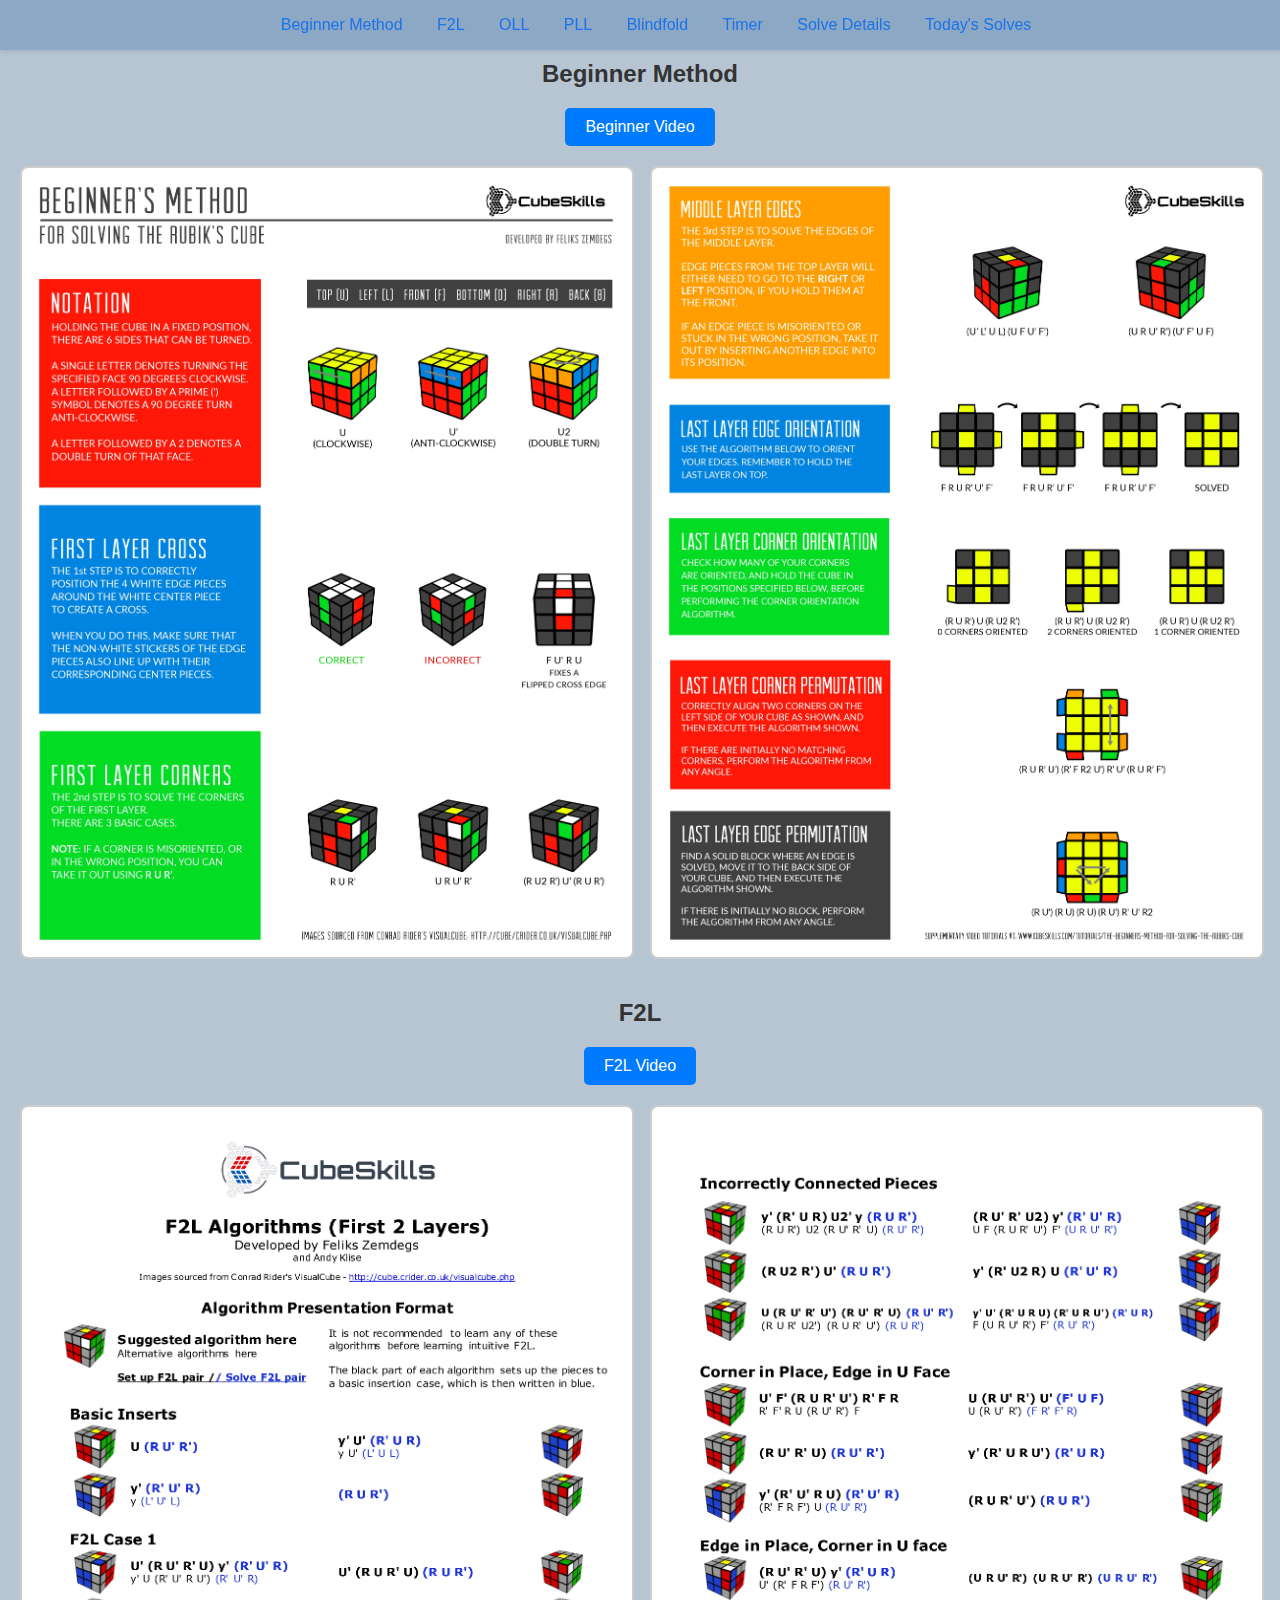
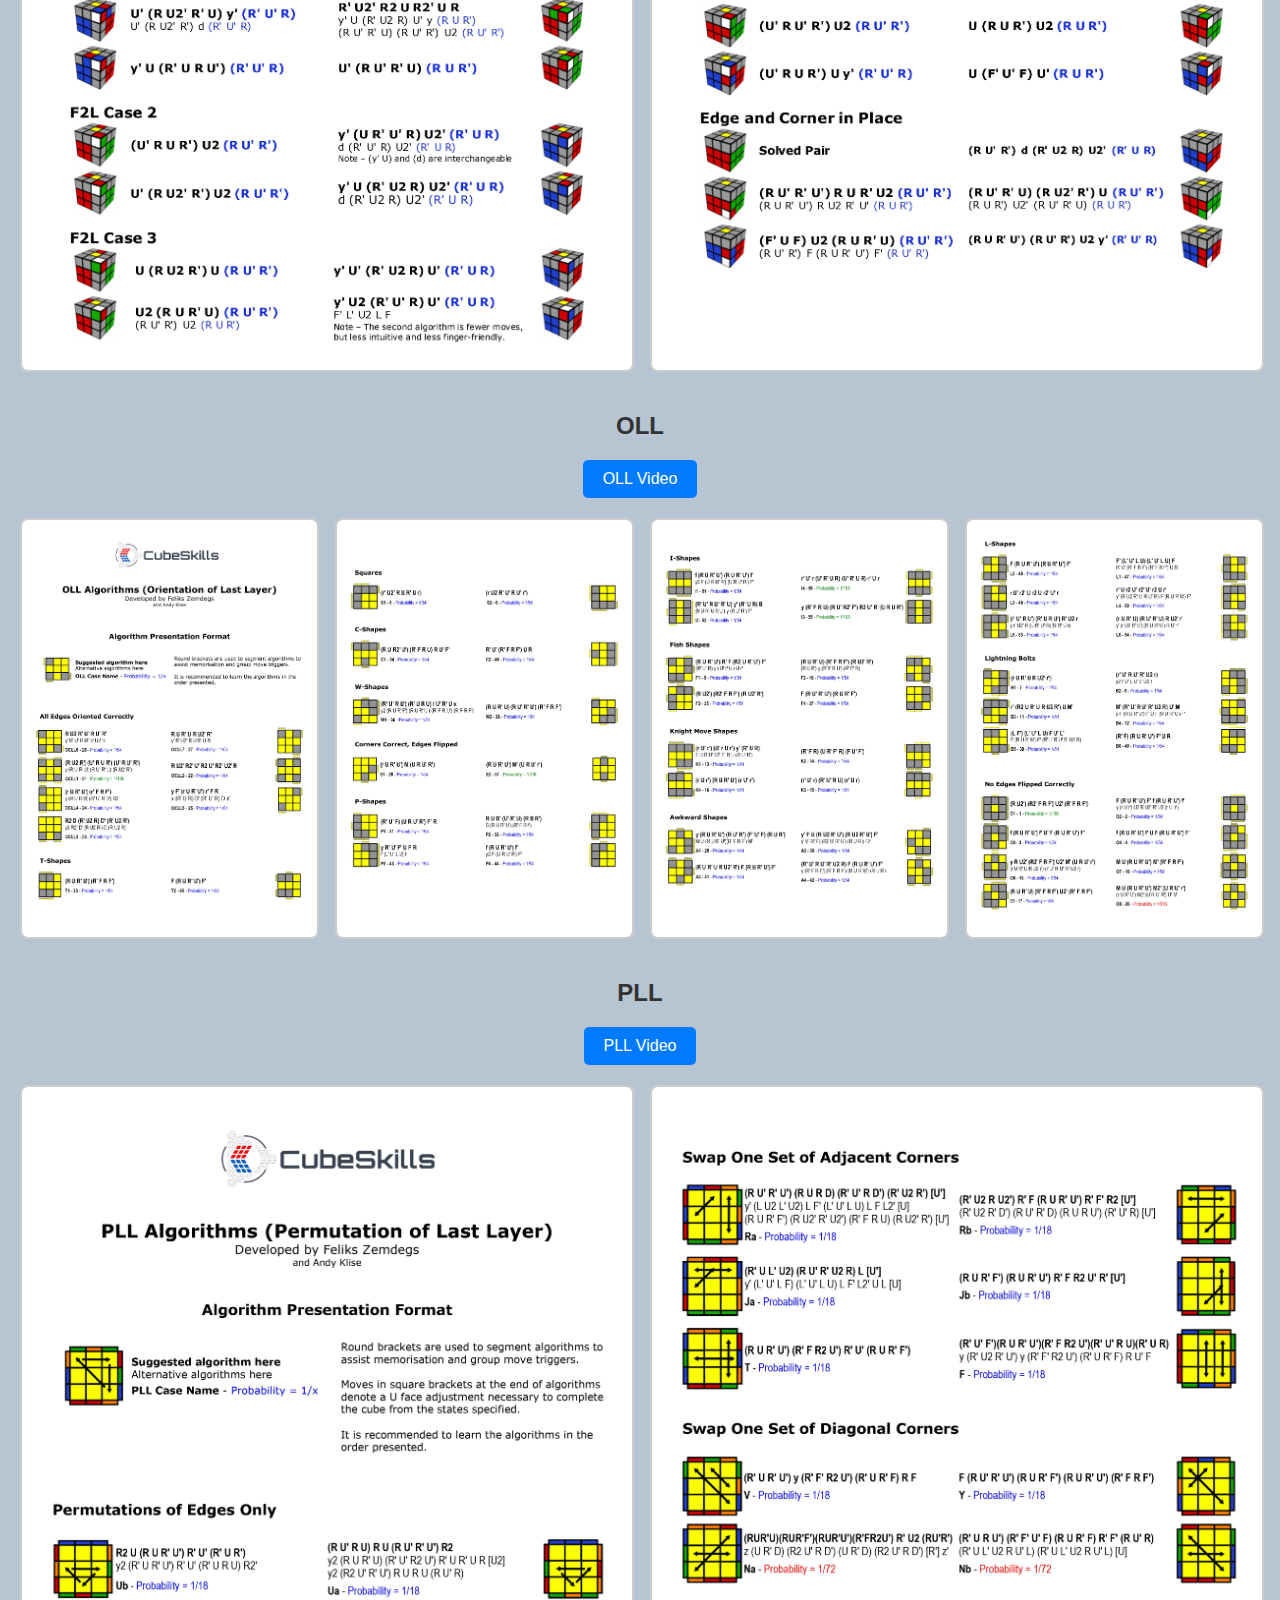
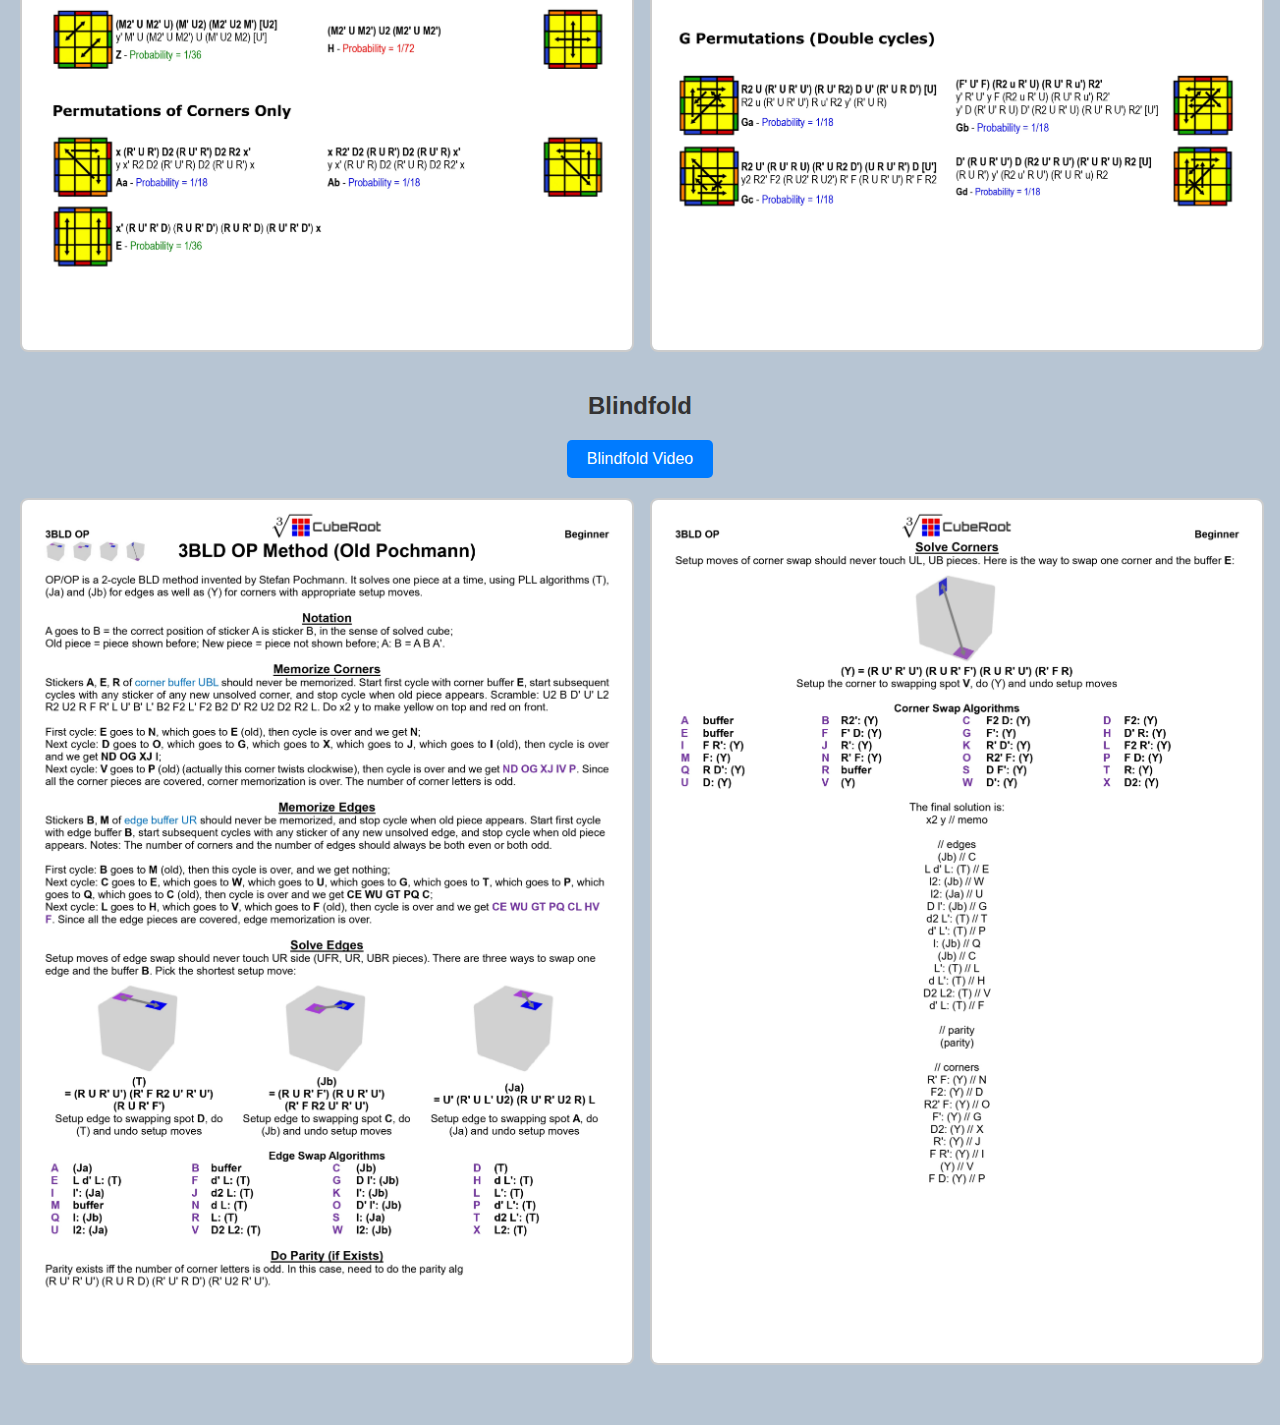
<file: src/main/resources/static/resources.html>
<!--import React from 'react';-->
<!--import { Card, CardHeader, CardContent } from '@/components/ui/card';-->

<!--const ResourcesGrid = () => {-->
<!--const resources = [-->
<!--{-->
<!--title: "Beginner's Method",-->
<!--image: "/api/placeholder/300/300",-->
<!--description: "Learn the basic method for solving the cube"-->
<!--},-->
<!--{-->
<!--title: "Advanced F2L",-->
<!--image: "/api/placeholder/300/300",-->
<!--description: "First two layers optimization techniques"-->
<!--},-->
<!--{-->
<!--title: "OLL Algorithms",-->
<!--image: "/api/placeholder/300/300",-->
<!--description: "Orientation of last layer algorithms"-->
<!--},-->
<!--{-->
<!--title: "PLL Algorithms",-->
<!--image: "/api/placeholder/300/300",-->
<!--description: "Permutation of last layer algorithms"-->
<!--}-->
<!--];-->

<!--return (-->
<!--<div className="p-6">-->
<!--    <h1 className="text-3xl font-bold mb-6">Cubing Resources</h1>-->
<!--    <div className="grid grid-cols-1 md:grid-cols-2 lg:grid-cols-3 gap-6">-->
<!--        {resources.map((resource, index) => (-->
<!--        <Card key={index} className="hover:shadow-lg transition-shadow">-->
<!--            <CardHeader className="p-0">-->
<!--                <img-->
<!--                        src={resource.image}-->
<!--                        alt={resource.title}-->
<!--                        className="w-full aspect-square object-cover rounded-t-lg"-->
<!--                />-->
<!--            </CardHeader>-->
<!--            <CardContent className="p-4">-->
<!--                <h2 className="text-xl font-semibold mb-2">{resource.title}</h2>-->
<!--                <p className="text-gray-600">{resource.description}</p>-->
<!--            </CardContent>-->
<!--        </Card>-->
<!--        ))}-->
<!--    </div>-->
<!--</div>-->
<!--);-->
<!--};-->
<!--<!DOCTYPE html>-->
<!--<html lang="en">-->
<!--<head>-->
<!--    <meta charset="UTF-8">-->
<!--    <meta name="viewport" content="width=device-width, initial-scale=1.0">-->
<!--    <title>Resources - SpeedCubeStats</title>-->
<!--    <link rel="stylesheet" href="https://cdnjs.cloudflare.com/ajax/libs/font-awesome/6.0.0/css/all.min.css">-->
<!--    <style>-->
<!--        /* Include your existing styles */-->
<!--        .resources-grid {-->
<!--            display: grid;-->
<!--            grid-template-columns: repeat(auto-fit, minmax(300px, 1fr));-->
<!--            gap: 2rem;-->
<!--            padding: 2rem;-->
<!--        }-->

<!--        .resource-card {-->
<!--            background: var(&#45;&#45;card-background);-->
<!--            border-radius: 15px;-->
<!--            overflow: hidden;-->
<!--            box-shadow: 0 4px 6px var(&#45;&#45;shadow-color);-->
<!--            transition: transform 0.3s;-->
<!--        }-->

<!--        .resource-card:hover {-->
<!--            transform: translateY(-5px);-->
<!--        }-->

<!--        .resource-image {-->
<!--            width: 100%;-->
<!--            aspect-ratio: 1;-->
<!--            object-fit: cover;-->
<!--        }-->

<!--        .resource-content {-->
<!--            padding: 1.5rem;-->
<!--        }-->

<!--        .resource-title {-->
<!--            font-size: 1.5rem;-->
<!--            color: var(&#45;&#45;primary-color);-->
<!--            margin-bottom: 0.5rem;-->
<!--        }-->

<!--        .resource-description {-->
<!--            color: var(&#45;&#45;text-color);-->
<!--            line-height: 1.5;-->
<!--        }-->
<!--    </style>-->
<!--</head>-->
<!--<body>-->
<!--<nav class="navigation">-->
<!--    <a href="index.html"><i class="fas fa-clock"></i> Timer</a>-->
<!--    <a href="solve-details.html"><i class="fas fa-search"></i> Solve Details</a>-->
<!--    <a href="today-solves.html"><i class="fas fa-calendar-day"></i> Today's Solves</a>-->
<!--    <a href="resources.html"><i class="fas fa-book"></i> Resources</a>-->
<!--</nav>-->

<!--<div class="main-container">-->
<!--    <h1 class="page-title">Cubing Resources</h1>-->

<!--    <div class="resources-grid">-->
<!--        &lt;!&ndash; Resource cards &ndash;&gt;-->
<!--    </div>-->
<!--</div>-->

<!--<script>-->
<!--    // Add resources dynamically-->
<!--    const resources = [-->
<!--        {-->
<!--            title: "Beginner's Method",-->
<!--            image: "img.png",-->
<!--            description: "Learn the basic method for solving the Rubik's cube step by step."-->
<!--        },-->
<!--        {-->
<!--            title: "Advanced F2L",-->
<!--            image: "img_1.png",-->
<!--            description: "Master advanced First Two Layers techniques and algorithms."-->
<!--        },-->
<!--        {-->
<!--            title: "OLL Algorithms",-->
<!--            image: "/api/placeholder/300/300",-->
<!--            description: "Complete guide to Orientation of Last Layer algorithms."-->
<!--        },-->
<!--        {-->
<!--            title: "PLL Algorithms",-->
<!--            image: "/api/placeholder/300/300",-->
<!--            description: "Learn all Permutation of Last Layer algorithms."-->
<!--        }-->
<!--    ];-->

<!--    const resourcesGrid = document.querySelector('.resources-grid');-->
<!--    resourcesGrid.innerHTML = resources.map(resource => `-->
<!--            <div class="resource-card">-->
<!--                <img src="${resource.image}" alt="${resource.title}" class="resource-image">-->
<!--                <div class="resource-content">-->
<!--                    <h2 class="resource-title">${resource.title}</h2>-->
<!--                    <p class="resource-description">${resource.description}</p>-->
<!--                </div>-->
<!--            </div>-->
<!--        `).join('');-->
<!--</script>-->
<!--</body>-->
<!--</html>-->

<!--export default ResourcesGrid;-->

<!DOCTYPE html>
<html lang="en">
<head>
    <meta charset="UTF-8">
    <meta name="viewport" content="width=device-width, initial-scale=1.0">
    <title>Cube Solving Methods</title>
    <style>
        body {
            font-family: Arial, sans-serif;
            margin: 0;
            padding: 0;
            background-color: #b7c5d3;
        }
        .navigation {
            background: #8da8c5;
            padding: 1rem;
            box-shadow: 0 2px 4px rgba(0,0,0,0.1);
            position: fixed;
            width: 100%;
            top: 0;
            z-index: 1000;
            text-align: center;
        }

        .navigation a {
            margin: 0 15px;
            text-decoration: none;
            color: #1a73e8;
            font-weight: 500;
            transition: color 0.3s;
        }

        .navigation a:hover {
            color: #174ea6;
        }

        /*nav {*/
        /*    background-color: #333;*/
        /*    color: white;*/
        /*    padding: 10px;*/
        /*    position: sticky;*/
        /*    top: 0;*/
        /*    z-index: 1000;*/
        /*    display: flex;*/
        /*    justify-content: space-between;*/
        /*    align-items: center;*/
        /*}*/

        /*nav a {*/
        /*    color: white;*/
        /*    text-decoration: none;*/
        /*    margin: 0 10px;*/
        /*    padding: 5px 10px;*/
        /*}*/
        /*.navigation a {*/
        /*    margin: 0 15px;*/
        /*    text-decoration: none;*/
        /*    color: var(--primary-color);*/
        /*    font-weight: 500;*/
        /*    transition: color 0.3s;*/
        /*}*/

        /*.navigation a:hover {*/
        /*    color: var(--hover-color);*/
        /*}*/
        /*.navigation a:hover {*/
        /*    color: var(--hover-color);*/
        /*}*/

        /*nav a:hover {*/
        /*    background-color: #575757;*/
        /*    border-radius: 5px;*/
        /*}*/

        .container {
            padding: 20px;
        }

        .section {
            margin: 40px 0;
        }

        .section h2 {
            text-align: center;
            color: #333;
            margin-bottom: 20px;
        }

        .images {
            display: grid;
            grid-template-columns: repeat(auto-fit, minmax(200px, 1fr));
            gap: 20px;
        }

        .images img {
            width: 100%;
            height: auto;
            border: 2px solid #ccc;
            border-radius: 8px;
            cursor: pointer;
        }

        .images img:hover {
            border-color: #555;
        }

        .video-links {
            display: flex;
            justify-content: center;
            gap: 20px;
            margin-bottom: 20px;
        }

        .video-links a {
            text-decoration: none;
            color: white;
            background-color: #007BFF;
            padding: 10px 20px;
            border-radius: 5px;
            transition: background-color 0.3s;
        }

        .video-links a:hover {
            background-color: #0056b3;
        }
    </style>
</head>
<body>
<nav class="navigation">
    <div>
        <a href="#beginner">Beginner Method</a>
        <a href="#f2l">F2L</a>
        <a href="#oll">OLL</a>
        <a href="#pll">PLL</a>
        <a href="#blindfold">Blindfold</a>
        <a href="index.html"><i class="fas fa-clock"></i> Timer</a>
        <a href="solve-details.html"><i class="fas fa-search"></i> Solve Details</a>
        <a href="today-solves.html"><i class="fas fa-calendar-day"></i> Today's Solves</a>
    </div>
</nav>

<div class="container">
    <!-- Beginner Method Section -->
    <div id="beginner" class="section">
        <h2>Beginner Method</h2>
        <div class="video-links">
            <a href="https://youtu.be/7Ron6MN45LY?si=8KDkTE3vYiG5slDP" target="_blank">Beginner Video</a>
        </div>
        <div class="images">
            <img src="images/b1.jpg" alt="Beginner Method" onclick="openImage('images/b1.jpg')">
            <img src="images/b2.jpg" alt="Beginner Method" onclick="openImage('images/b2.jpg')">
        </div>
    </div>

    <!-- F2L Section -->
    <div id="f2l" class="section">
        <h2>F2L</h2>
        <div class="video-links">
            <a href="https://youtu.be/Ar_Zit1VLG0?si=s-xzgr_Bu-daWC5O" target="_blank">F2L Video</a>
        </div>
        <div class="images">
            <img src="images/f1.jpg" alt="F2L" onclick="openImage('images/f1.jpg')">
            <img src="images/f2.jpg" alt="F2L" onclick="openImage('images/f2.jpg')">
        </div>
    </div>

    <!-- OLL Section -->
    <div id="oll" class="section">
        <h2>OLL</h2>
        <div class="video-links">
            <a href="https://youtu.be/vU6HsK3hvQs?si=pdT2EcEeolop54fG" target="_blank">OLL Video</a>
        </div>
        <div class="images">
            <img src="images/o1.jpg" alt="OLL" onclick="openImage('images/o1.jpg')">
            <img src="images/o2.jpg" alt="OLL" onclick="openImage('images/o2.jpg')">
            <img src="images/o3.jpg" alt="OLL" onclick="openImage('images/o3.jpg')">
            <img src="images/o4.jpg" alt="OLL" onclick="openImage('images/o4.jpg')">

        </div>
    </div>

    <!-- PLL Section -->
    <div id="pll" class="section">
        <h2>PLL</h2>
        <div class="video-links">
            <a href="https://youtu.be/9r_HqG4zSbk?si=WeR4a9vRuYnhjfnP" target="_blank">PLL Video</a>
        </div>
        <div class="images">
            <img src="images/p1.jpg" alt="PLL" onclick="openImage('images/p1.jpg')">
            <img src="images/p2.jpg" alt="PLL" onclick="openImage('images/p2.jpg')">
        </div>
    </div>

    <!-- Blindfold Section -->
    <div id="blindfold" class="section">
        <h2>Blindfold</h2>
        <div class="video-links">
            <a href="https://www.youtube.com/watch?v=YOUR_VIDEO_LINK" target="_blank">Blindfold Video</a>
        </div>
        <div class="images">
            <img src="images/bf1.jpg" alt="Blindfold" onclick="openImage('images/bf1.jpg')">
            <img src="images/bf2.jpg" alt="Blindfold" onclick="openImage('images/bf2.jpg')">
        </div>
    </div>
</div>

<script>
    function openImage(imageSrc) {
        window.open(imageSrc, '_blank');
    }
</script>
</body>
</html>
</file>
